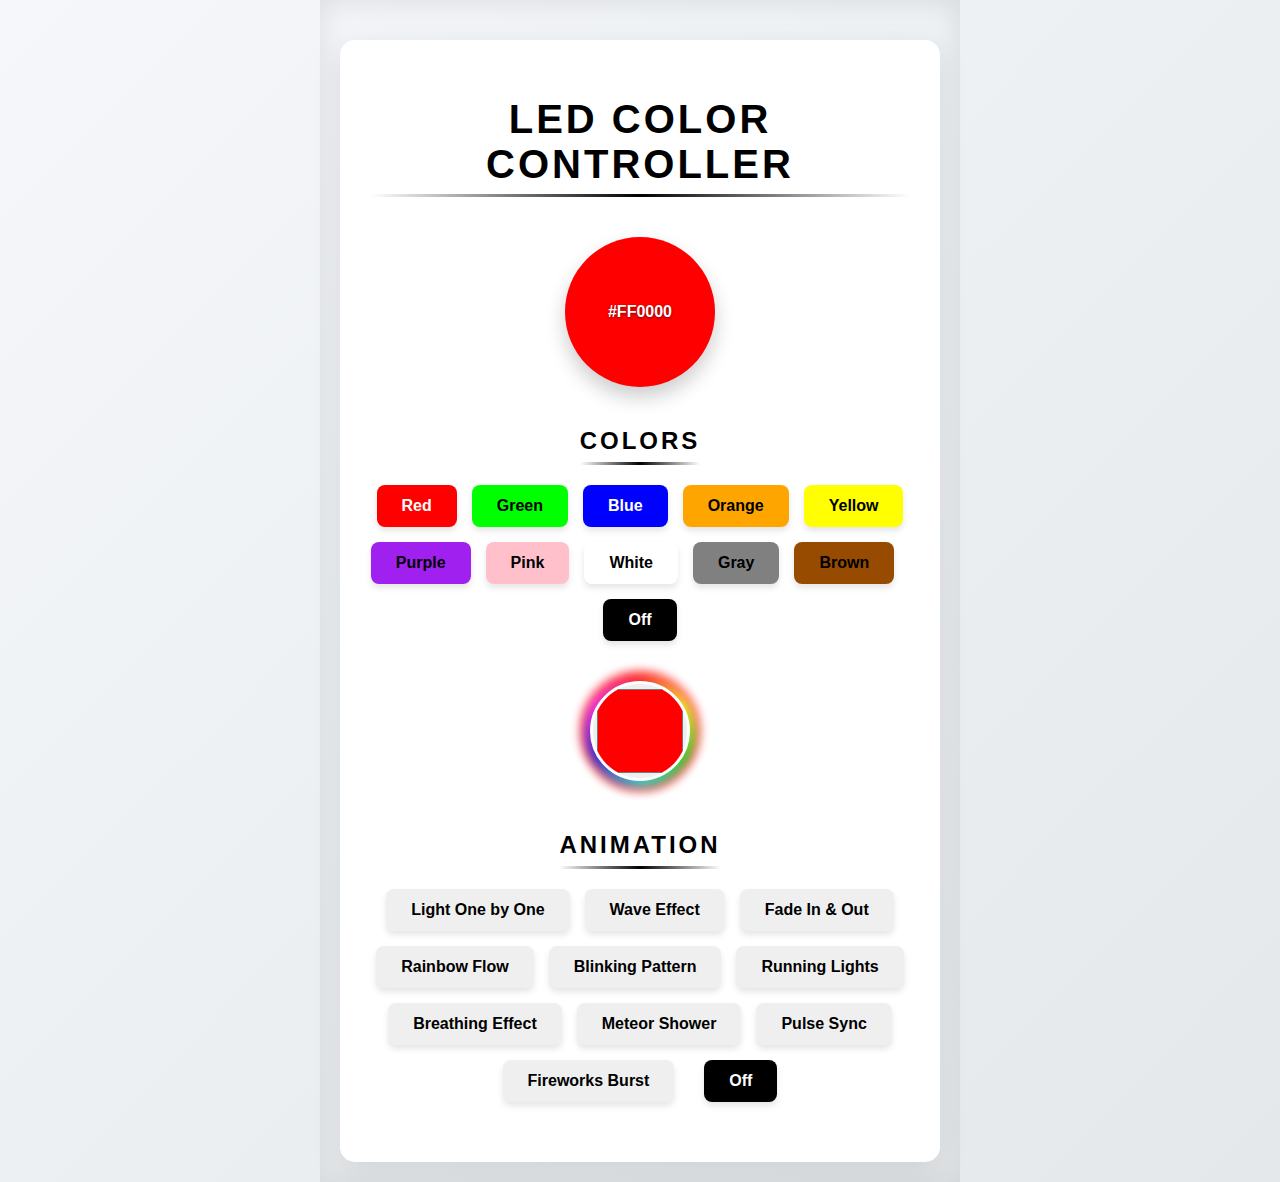
<file: Color Change Frontend/index.html>
<!DOCTYPE html>
<html lang="en">
<head>
    <meta charset="UTF-8" />
    <meta name="viewport" content="width=device-width, initial-scale=1.0" />
    <link rel="stylesheet" href="s.css">
    <title>LED Color Controller</title>

</head>
<body>
    <div class="card">
        <h1 class="led-title">LED Color Controller</h1>
        <div class="color-display" id="colorDisplay">#FF0000</div>
        <h2 class="button-title">Colors</h2>
        <div class="button-container">
            <button id="redBtn" onclick="changeColor('#ff0000')">Red</button>
            <button id="greenBtn" onclick="changeColor('#00ff00')">Green</button>
            <button id="blueBtn" onclick="changeColor('#0000ff')">Blue</button>            
            <button id="orangeBtn" onclick="changeColor('#FFA500')">Orange</button>
            <button id="yellowBtn" onclick="changeColor('#FFFF00')">Yellow</button>
            <button id="purpleBtn" onclick="changeColor('#A020F0')">Purple </button>
            <button id="pinkBtn" onclick="changeColor('#FFC0CB')">Pink </button>
            <button id="whiteBtn" onclick="changeColor('#FFFFFF')">White </button>
            <button id="gray-greyBtn" onclick="changeColor('#808080')">Gray </button>
            <button id="brownBtn" onclick="changeColor('#964B00')">Brown </button>
            <br>
            <button id="offBtn" onclick="changeColor('#000000')">Off </button>
        </div>
        <div class="color-picker-wrapper">
            <div class="color-ring"></div>
            <input type="color" id="colorPicker" oninput="updateColor(this.value)" value="#ff0000">
        </div>
        <h2 class="button-title">Animation</h2>
        <div class="button-container">
            <button id="lightOneBtn" onclick="changeColor('')">Light One by One</button>
            <button id="Btn" onclick="changeColor('')">Wave Effect</button>
            <button id="Btn" onclick="changeColor('')">Fade In & Out</button>            
            <button id="Btn" onclick="changeColor('')">Rainbow Flow</button>
            <button id="Btn" onclick="changeColor('')">Blinking Pattern </button>
            <button id="Btn" onclick="changeColor('')">Running Lights</button>
            <button id="Btn" onclick="changeColor('')">Breathing Effect</button>
            <button id="Btn" onclick="changeColor('')">Meteor Shower</button>
            <button id="Btn" onclick="changeColor('')">Pulse Sync</button>
            <button id="Btn" onclick="changeColor('')">Fireworks Burst</button>
            <br>
            <button id="offBtn" onclick="changeColor('#000000')">Off </button>
        </div>
    </div>
    
    <script src="app.js"></script>
</body>
</html>
</file>
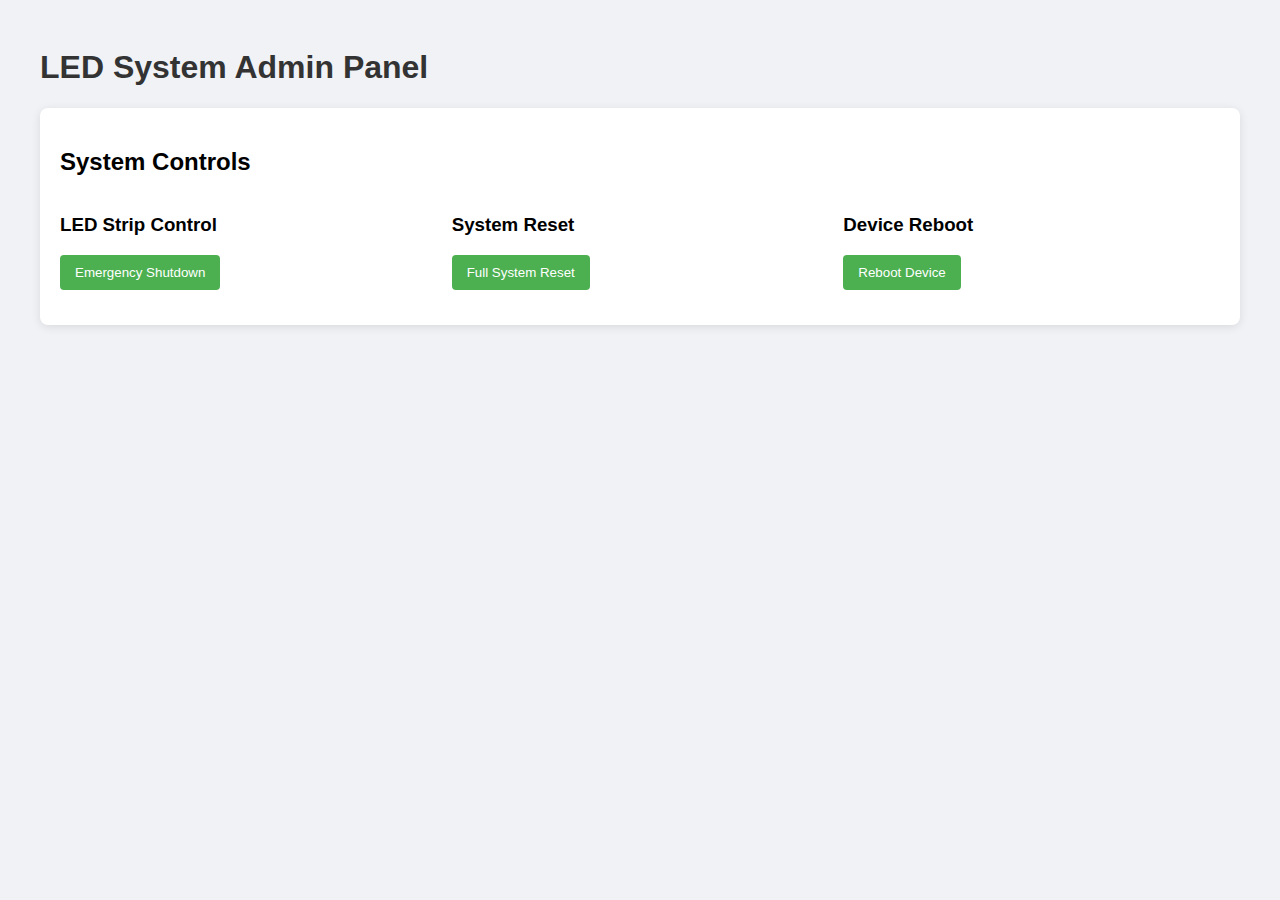
<file: Color Change Frontend/admin_panel.html>
<!DOCTYPE html>
<html lang="en">
<head>
    <meta charset="UTF-8">
    <meta name="viewport" content="width=device-width, initial-scale=1.0">
    <title>Admin Dashboard</title>
</head>
<body>
    
    <style>
        body { font-family: Arial, sans-serif; background: #f0f2f5; }
        .container { max-width: 1200px; margin: 0 auto; padding: 20px; }
        .card { background: white; border-radius: 8px; box-shadow: 0 2px 10px rgba(0,0,0,0.1); padding: 20px; margin-bottom: 20px; }
        h1 { color: #333; }
        .controls { display: grid; grid-template-columns: repeat(auto-fill, minmax(300px, 1fr)); gap: 15px; }
        .control-group { margin-bottom: 15px; }
        button { background: #4CAF50; color: white; border: none; padding: 10px 15px; border-radius: 4px; cursor: pointer; }
        button:hover { background: #45a049; }
    </style>
</head>
<body>
    <div class="container">
        <h1>LED System Admin Panel</h1>
        
        <div class="card">
            <h2>System Controls</h2>
            <div class="controls">
                <div class="control-group">
                    <h3>LED Strip Control</h3>
                    <button onclick="shutdownSystem()">Emergency Shutdown</button>
                </div>
                
                <div class="control-group">
                    <h3>System Reset</h3>
                    <button onclick="resetSystem()">Full System Reset</button>
                </div>
                
                <div class="control-group">
                    <h3>Device Reboot</h3>
                    <button onclick="rebootDevice()">Reboot Device</button>
                </div>
            </div>
        </div>
    </div>

    <script>
        const API_BASE_URL = `http://${window.location.hostname}:8000`;
        
        async function shutdownSystem() {
            await fetch(`${API_BASE_URL}/stop`, { method: 'POST' });
            alert('System shutdown initiated!');
        }
        
        async function resetSystem() {
            await fetch(`${API_BASE_URL}/reset`, { method: 'POST' });
            alert('System reset complete!');
        }
        
        async function rebootDevice() {
            await fetch(`${API_BASE_URL}/reboot`, { method: 'POST' });
            alert('Device rebooting...');
        }
    </script>
</body>
</html>
</file>
<file: Color Change Frontend/s.css>
@keyframes ledGlow {
    0% { text-shadow: 0 0 5px currentColor, 0 0 10px currentColor; }
    50% { text-shadow: 0 0 15px currentColor, 0 0 30px currentColor; }
    100% { text-shadow: 0 0 5px currentColor, 0 0 10px currentColor; }
}

@keyframes colorChange {
    0% { color: #ff0000; }
    25% { color: #ffff00; }
    50% { color: #00ff00; }
    75% { color: #00ffff; }
    100% { color: #ff0000; }
}

@keyframes rotateHue {
    0% { border-color: #ff0000; }
    25% { border-color: #ffff00; }
    50% { border-color: #00ff00; }
    75% { border-color: #00ffff; }
    100% { border-color: #ff0000; }
}

body {
    font-family: 'Arial', sans-serif;
    max-width: 600px;
    margin: 0 auto;
    padding: 20px;
    text-align: center;
    transition: all 0.5s ease;
    background: linear-gradient(135deg, #f5f7fa 0%, #e4e8eb 100%);
    min-height: 100vh;
    box-shadow: 0 0 30px rgba(0,0,0,0.1) inset;
}

.led-title {
    font-size: 2.5rem;
    font-weight: bold;
    margin-bottom: 30px;
    animation: ledGlow 2s infinite, colorChange 8s infinite;
    text-transform: uppercase;
    letter-spacing: 3px;
    position: relative;
    display: inline-block;
}

.led-title::after {
    content: '';
    position: absolute;
    bottom: -10px;
    left: 0;
    width: 100%;
    height: 3px;
    background: linear-gradient(90deg, transparent, currentColor, transparent);
    animation: ledGlow 2s infinite;
}

.button-title{
    /* font-size: 2.5rem; */
    font-weight: bold;
    margin-bottom: 30px;
    animation: ledGlow 2s infinite, colorChange 8s infinite;
    text-transform: uppercase;
    letter-spacing: 3px;
    position: relative;
    display: inline-block;
}

.button-title::after {
    content: '';
    position: absolute;
    bottom: -10px;
    left: 0;
    width: 100%;
    height: 3px;
    background: linear-gradient(90deg, transparent, currentColor, transparent);
    animation: ledGlow 2s infinite;
}

.button-container {
    display: flex;
    justify-content: center;
    gap: 15px;
    margin-bottom: 30px;
    flex-wrap: wrap;
}

button {
    padding: 12px 25px;
    font-size: 16px;
    cursor: pointer;
    border: none;
    border-radius: 8px;
    transition: all 0.3s ease;
    box-shadow: 0 4px 6px rgba(0,0,0,0.1);
    font-weight: bold;
}

button:hover {
    transform: translateY(-3px);
    box-shadow: 0 7px 14px rgba(0,0,0,0.2);
}


#redBtn {
    background-color: #ff0000;
    color: white;
}

#greenBtn {
    background-color: #00ff00;
}

#blueBtn {
    background-color: #0000ff;
    color: white;
}

#orangeBtn {
    background-color: #FFA500;
    color: black;
}


#yellowBtn {
    color: black;
    background-color: #FFFF00;
}
#purpleBtn {
    background-color: #A020F0;
    color: black;
}

#pinkBtn {
    background-color: #FFC0CB;
    color: black;
}


#whiteBtn {
    background-color: #FFFFFF;
    color: black;
}


#gray-greyBtn {
    background-color: #808080;
    color: black;
}


#brownBtn {
    background-color: #964B00;
    color: black;
}


#offBtn {
    background-color: #000000;
    color: white;
}


@keyframes rotateColors {
    0% { transform: rotate(0deg); }
    100% { transform: rotate(360deg); }
}

.color-picker-wrapper {
    position: relative;
    width: 140px;
    height: 140px;
    margin: 20px auto;
}

#colorPicker {
    width: 100px;
    height: 100px;
    position: absolute;
    top: 20px;
    left: 20px;
    cursor: pointer;
    border: 3px solid #fff;
    border-radius: 50%;
    transition: all 0.3s ease;
    box-shadow: 0 5px 15px rgba(0,0,0,0.2);
    z-index: 2;
}

#colorPicker:hover {
    transform: scale(1.1);
    box-shadow: 0 8px 25px rgba(0,0,0,0.3);
}

.color-ring {
    position: absolute;
    width: 140px;
    height: 140px;
    border-radius: 50%;
    background: conic-gradient(
        #ff0000, 
        #ff8000, 
        #ffff00, 
        #80ff00, 
        #00ff00, 
        #00ff80, 
        #00ffff, 
        #0080ff, 
        #0000ff, 
        #8000ff, 
        #ff00ff, 
        #ff0080,
        #ff0000
    );
    animation: rotateColors 5s linear infinite;
    box-sizing: border-box;
    z-index: 1;
    filter: blur(5px);
    opacity: 0.8;
}

.color-ring-inner {
    position: absolute;
    width: 130px;
    height: 130px;
    background: white;
    border-radius: 50%;
    top: 5px;
    left: 5px;
    z-index: 1;
}
.color-picker-wrapper {
    position: relative;
    width: 120px;
    height: 120px;
    margin: 20px auto;
}

#colorPicker {
    width: 100px;
    height: 100px;
    position: absolute; 
    top: 10px;
    left: 10px;
    cursor: pointer;
    border: 3px solid #fff;
    border-radius: 50%;
    transition: all 0.3s ease;
    box-shadow: 0 5px 15px rgba(0,0,0,0.2);
    z-index: 2;
}

#colorPicker:hover {
    transform: scale(1.1);
    box-shadow: 0 8px 25px rgba(0,0,0,0.3);
}

.color-ring {
    position: absolute;
    width: 120px;
    height: 120px;
    border-radius: 50%;
    border: 5px solid;
    border-color: #ff0000;
    animation: rotateHue 8s linear infinite;
    box-sizing: border-box;
    z-index: 1;
}

.card {
    background: white;
    padding: 30px;
    border-radius: 15px;
    box-shadow: 0 10px 30px rgba(0,0,0,0.1);
    margin-top: 20px;
    transition: all 0.3s ease;
}

.color-display {
    width: 150px;
    height: 150px;
    margin: 20px auto;
    border-radius: 50%;
    background: #ff0000;
    box-shadow: 0 10px 20px rgba(0,0,0,0.2);
    transition: all 0.5s ease;
    display: flex;
    align-items: center;
    justify-content: center;
    color: white;
    font-weight: bold;
    text-shadow: 0 1px 3px rgba(0,0,0,0.5);
}

@keyframes lightOneByOne {
    0% {
        box-shadow: 0 0 5px rgba(255, 0, 0, 0.8);
    }
    25% {
        box-shadow: 0 0 10px rgba(255, 255, 0, 0.8);
    }
    50% {
        box-shadow: 0 0 15px rgba(0, 255, 0, 0.8);
    }
    75% {
        box-shadow: 0 0 20px rgba(0, 255, 255, 0.8);
    }
    100% {
        box-shadow: 0 0 5px rgba(255, 0, 0, 0.8);
    }
}

.light-one {
animation: lightOneByOne 2s infinite alternate;
border-radius: 8px;
transition: all 0.3s ease-in-out;
}
</file>
